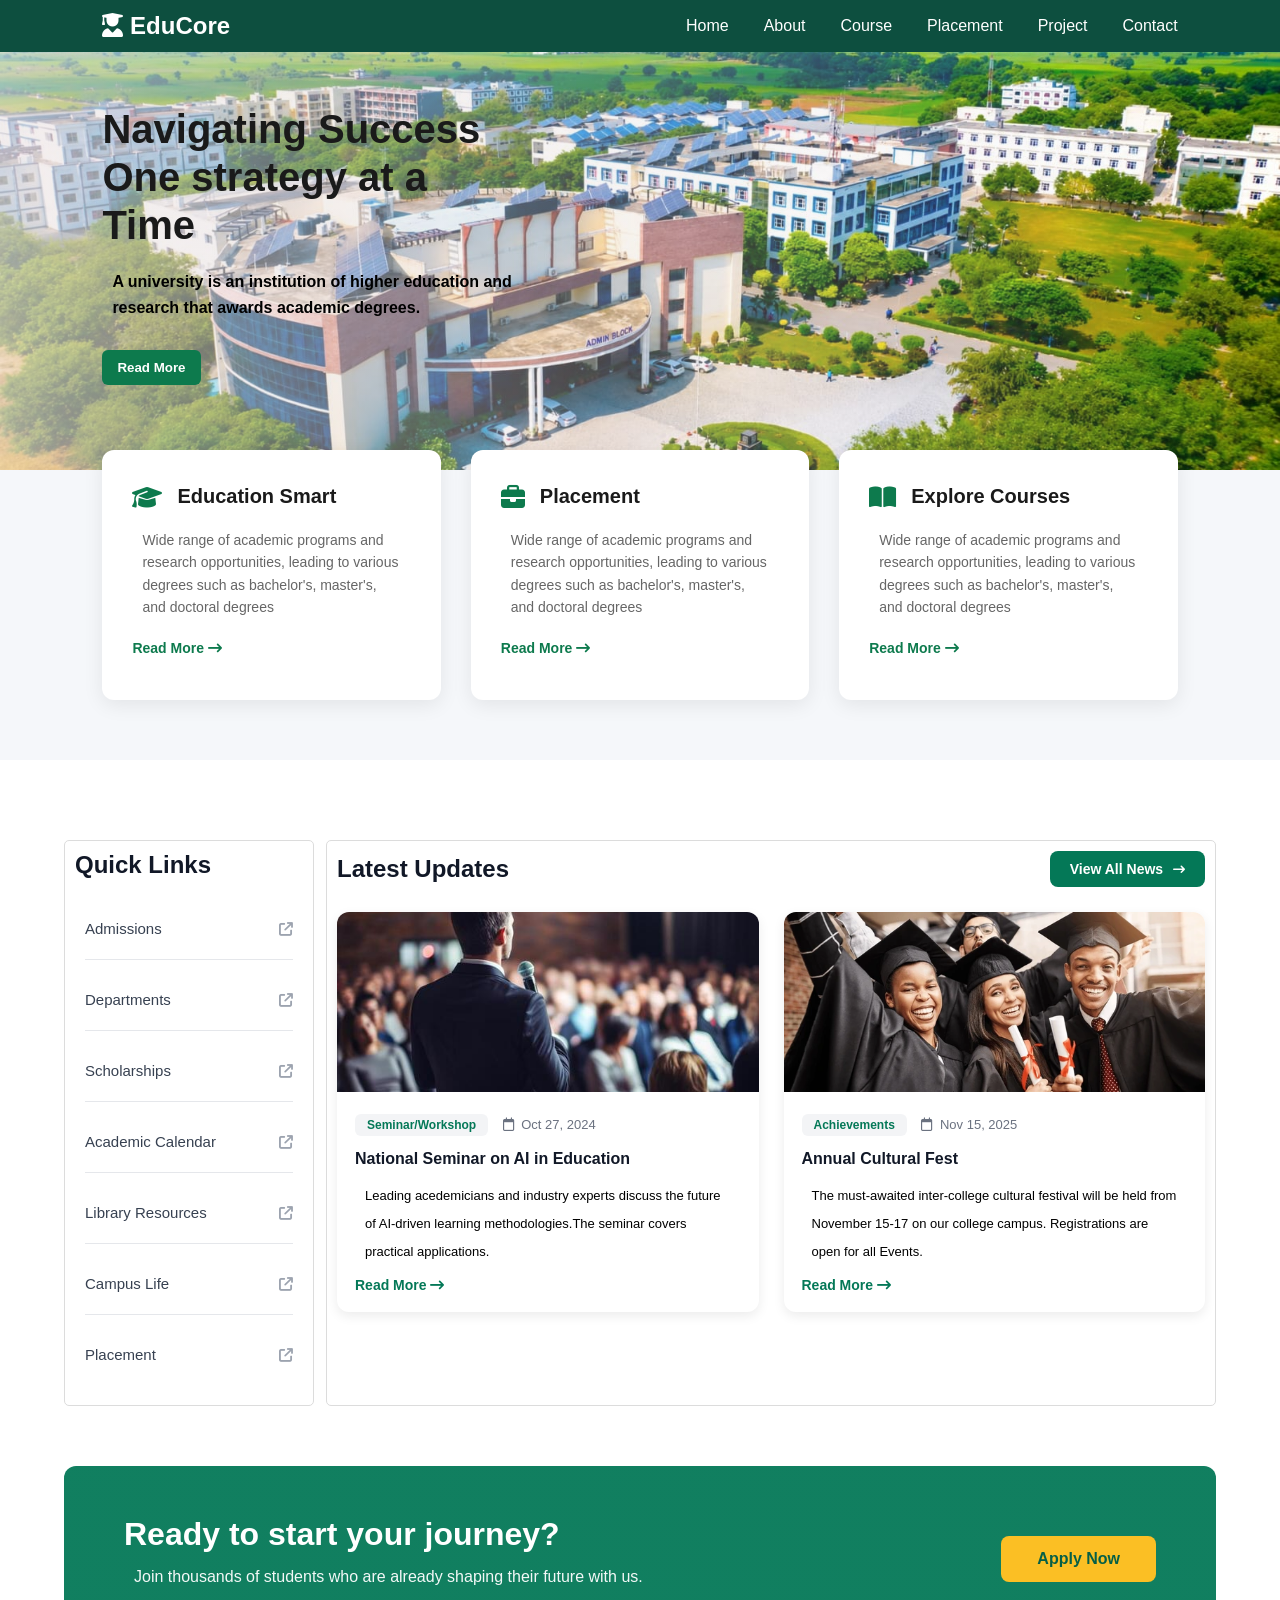
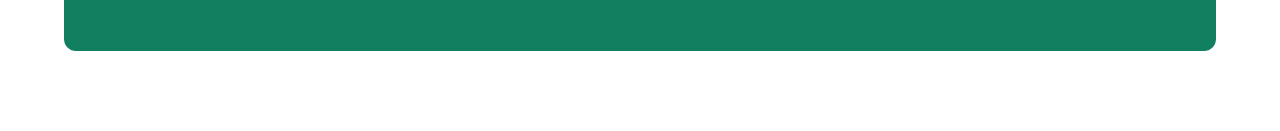
<file: index.html>
<!DOCTYPE html>
<html lang="en">

<head>
    <meta charset="UTF-8">
    <meta name="viewport" content="width=device-width, initial-scale=1.0">
    <link rel="stylesheet" href="https://cdnjs.cloudflare.com/ajax/libs/font-awesome/6.5.1/css/all.min.css">
    <title>Home - Education</title>
    <link rel="stylesheet" href="styles.css">
</head>

<body>
    <!-- Header -->
    <div class="container">
        <div class="header-content">
            <a href="index.html" class="logo"><i class="fa-solid fa-user-graduate"></i> EduCore</a>
            <input type="checkbox" id="menu" class="menu-card">
            <label for="menu" class="menu-icon">
                <i class="fa-solid fa-bars"></i>
            </label>
            <nav class="nav-menu">
                <a href="index.html">Home</a>
                <a href="about.html">About</a>
                <a href="course.html">Course</a>
                <a href="placement.html">Placement</a>
                <a href="project.html">Project</a>
                <a href="contact.html">Contact</a>
            </nav>
        </div>
    </div>
    <!-- Hero Section -->
    <section class="hero">
        <div class="hero-content">
            <h1>Navigating Success<br>One strategy at a<br>Time</h1>
            <p>A university is an institution of higher education and research that awards academic degrees.</p>
            <button class="btn">Read More</button>
        </div>
    </section>

    <!-- Feature Cards -->
    <section class="features-1">
        <div class="features-container-1">
            <div class="card-1">
                <div class="card-icon">
                    <i class="fa-solid fa-graduation-cap"></i>
                    <h3>Education Smart</h3>
                </div>
                <p>Wide range of academic programs and research opportunities, leading to various degrees such as
                    bachelor's, master's, and doctoral degrees</p>
                <a href="#" class="card-link">Read More <i class="fa-solid fa-long-arrow-right"></i></a>
            </div>

            <div class="card-1">
                <div class="card-icon">
                    <i class="fa-solid fa-briefcase"></i>
                    <h3>Placement</h3>
                </div>
                <p>Wide range of academic programs and research opportunities, leading to various degrees such as
                    bachelor's, master's, and doctoral degrees</p>
                <a href="#" class="card-link">Read More <i class="fa-solid fa-long-arrow-right"></i></a>
            </div>

            <div class="card-1">
                <div class="card-icon">
                    <i class="fa-solid fa-book-open"></i>
                    <h3>Explore Courses</h3>
                </div>
                <p>Wide range of academic programs and research opportunities, leading to various degrees such as
                    bachelor's, master's, and doctoral degrees</p>
                <a href="#" class="card-link">Read More <i class="fa-solid fa-long-arrow-right"></i></a>
            </div>
        </div>
    </section>

    <!-- Quick Links & Latest Updates Section -->
    <section class="updates-section">
        <div class="updates-wrapper">
            <!-- Left: Quick Links -->
            <div class="quicklinks-box">
                <h3>Quick Links</h3>
                <ul class="quicklinks-list">
                    <li>
                        <a href="#">
                            <span>Admissions</span>
                            <i class="fa-solid fa-arrow-up-right-from-square"></i>
                        </a>
                    </li>
                    <li>
                        <a href="#">
                            <span>Departments</span>
                            <i class="fa-solid fa-arrow-up-right-from-square"></i>
                        </a>
                    </li>
                    <li>
                        <a href="#">
                            <span>Scholarships</span>
                            <i class="fa-solid fa-arrow-up-right-from-square"></i>
                        </a>
                    </li>
                    <li>
                        <a href="#">
                            <span>Academic Calendar</span>
                            <i class="fa-solid fa-arrow-up-right-from-square"></i>
                        </a>
                    </li>
                    <li>
                        <a href="#">
                            <span>Library Resources</span>
                            <i class="fa-solid fa-arrow-up-right-from-square"></i>
                        </a>
                    </li>
                    <li>
                        <a href="#">
                            <span>Campus Life</span>
                            <i class="fa-solid fa-arrow-up-right-from-square"></i>
                        </a>
                    </li>
                    <li>
                        <a href="#">
                            <span>Placement</span>
                            <i class="fa-solid fa-arrow-up-right-from-square"></i>
                        </a>
                    </li>
                </ul>
            </div>

            <!-- Right: Latest Updates -->
            <div class="updates-box">
                <div class="updates-header">
                    <h3>Latest Updates</h3>
                    <a href="#" class="view-all-btn">
                        View All News <i class="fa-solid fa-long-arrow-right"></i>
                    </a>
                </div>

                <div class="news-cards">
                    <!-- Card 1 -->
                    <div class="news-card">
                        <img src="./assets/Upd img3.jpg" alt="Event">
                        <div class="news-content">
                            <span class="news-tag">Seminar/Workshop</span>
                            <span class="news-date">
                                <i class="fa-regular fa-calendar"></i> Oct 27, 2024
                            </span>
                            <h4>National Seminar on AI in Education</h4>
                            <p>Leading acedemicians and industry experts discuss the future of AI-driven learning
                                methodologies.The seminar covers practical applications.</p>
                            <a href="#" class="read-more">Read More <i class="fa-solid fa-long-arrow-right"></i></a>
                        </div>
                    </div>

                    <!-- Card 2 -->
                    <div class="news-card">
                        <img src="./assets/Upd img2.webp" alt="Achievements">
                        <div class="news-content">
                            <span class="news-tag">Achievements</span>
                            <span class="news-date">
                                <i class="fa-regular fa-calendar"></i> Nov 15, 2025
                            </span>
                            <h4>Annual Cultural Fest</h4>
                            <p>The must-awaited inter-college cultural festival will be held from November 15-17 on our
                                college campus. Registrations are open for all Events.</p>
                            <a href="#" class="read-more">Read More <i class="fa-solid fa-long-arrow-right"></i></a>
                        </div>
                    </div>
                </div>
            </div>
        </div>

        <!-- Bottom CTA Banner -->
        <div class="cta-banner">
            <div class="cta-content">
                <h2>Ready to start your journey?</h2>
                <p>Join thousands of students who are already shaping their future with us.</p>
            </div>
            <button class="btn-apply-now">Apply Now</button>
        </div>
    </section>
</body>

</html>
</file>
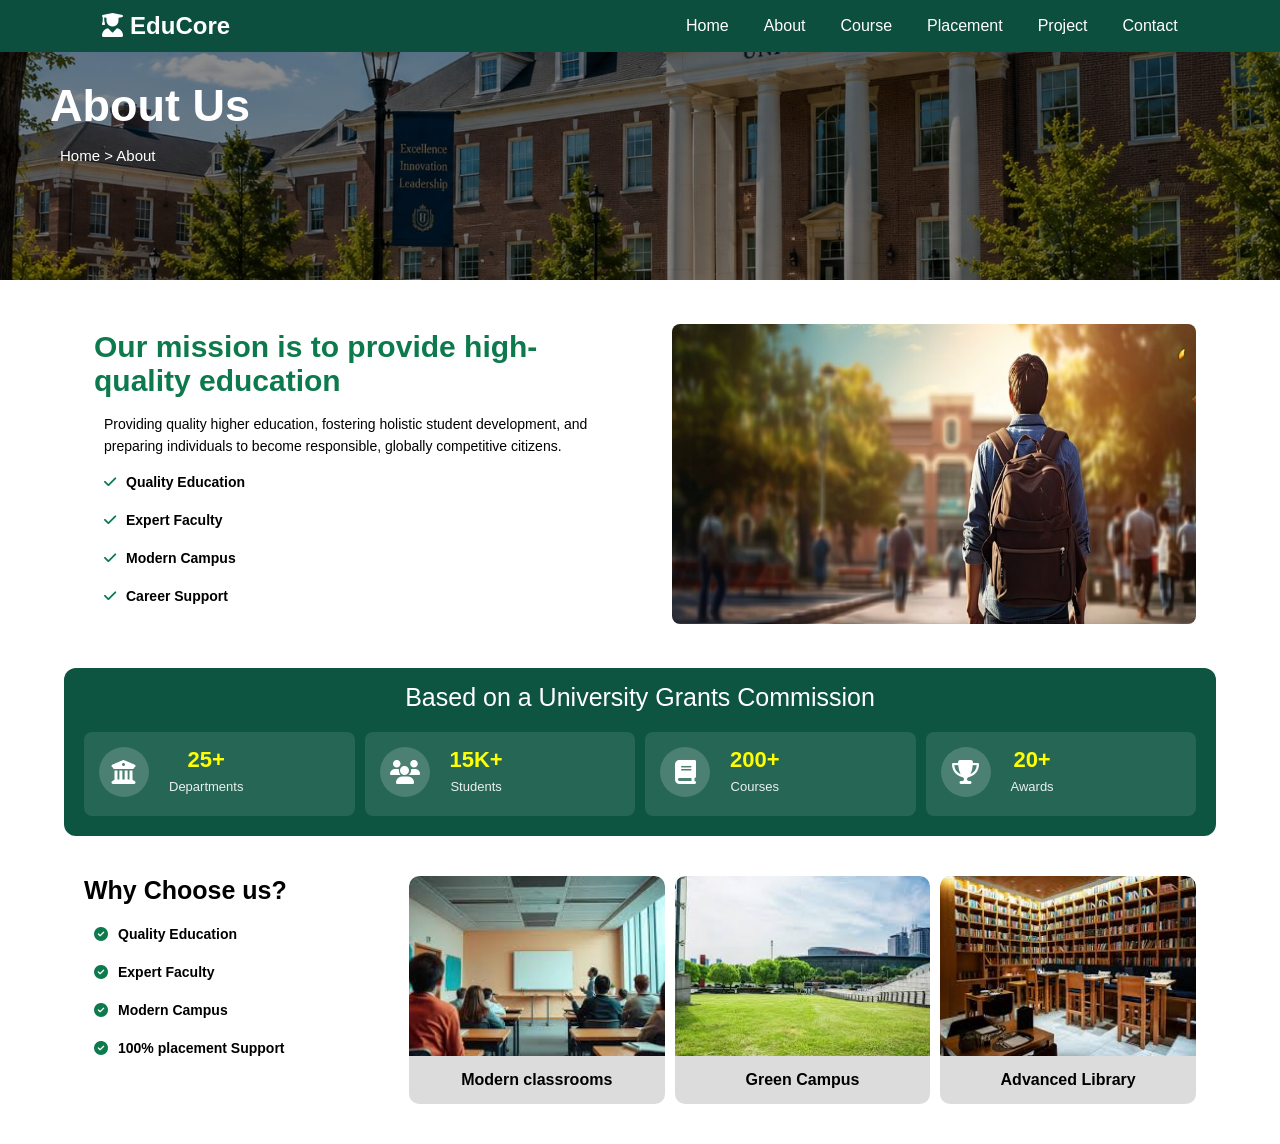
<file: about.html>
<!DOCTYPE html>
<html lang="en">
<head>
    <meta charset="UTF-8">
    <meta name="viewport" content="width=device-width, initial-scale=1.0">
    <link rel="stylesheet" href="https://cdnjs.cloudflare.com/ajax/libs/font-awesome/6.5.1/css/all.min.css">
    <title>About Us - Education</title>
    <link rel="stylesheet" href="styles.css">
</head>
<body>
    <!-- Header -->
    <div class="container">
        <div class="header-content">
        <a href="index.html" class="logo"><i class="fa-solid fa-user-graduate"></i> EduCore</a>
        <input type="checkbox" id="menu" class="menu-card">
        <label for="menu"class="menu-icon">
          <i class="fa-solid fa-bars"></i>
        </label>
        <nav class="nav-menu">
          <a href="index.html">Home</a>
          <a href="about.html">About</a>
          <a href="course.html">Course</a>
          <a href="placement.html">Placement</a>
          <a href="project.html">Project</a>
          <a href="contact.html">Contact</a>
        </nav>
          </div>
          <section class="about-hero">
        <div class="about-overlay">
            <h1>About Us</h1>
            <p>Home > About</p>
        </div>
    </section>
          <div class="about-cont">
          <div class="abt-left">
             <h1>Our mission is to provide high-quality education</h1>
             <p class="abt-txt">Providing quality higher education, fostering holistic student development, and preparing individuals to become responsible, globally competitive citizens.</p>
             <p class="abt-txt1"><i class="fa-solid fa-check"></i>Quality Education</p>
             <p class="abt-txt1"><i class="fa-solid fa-check"></i>Expert Faculty</p>
             <p class="abt-txt1"><i class="fa-solid fa-check"></i>Modern Campus</p>
             <p class="abt-txt1"><i class="fa-solid fa-check"></i>Career Support</p>
          </div>
          <div class="abt-right">
            <img src="./assets/mission1 image.jpg">
          </div>
      </div>

      <div class="abt-card">
        <h1>Based on a University Grants Commission</h1>
        <div class="abt-card1">
          <div class="abt-i">
           <i class="fa-solid fa-building-columns"></i>
           </div>
           <div class="abt-c">
           <h3>25+</h3>
           <p>Departments</p>
           </div>
        </div>
        <div class="abt-card2">
          <div class="abt-i">
          <i class="fa-solid fa-users"></i>
          </div>
          <div class="abt-c">
          <h3>15K+</h3>
          <p>Students</p>
          </div>
        </div>
        <div class="abt-card3">
          <div class="abt-i">
          <i class="fa-solid fa-book"></i>
          </div>
          <div class="abt-c">
          <h3>200+</h3>
          <p>Courses</p>
          </div>
        </div>
        <div class="abt-card4">
          <div class="abt-i">
            <i class="fa-solid fa-trophy"></i>
          </div>
          <div class="abt-c">
            <h3>20+</h3>
            <p>Awards</p>
          </div>
        </div>
      </div>


      <div class="about-content3">
          <div class="abt-left1">
             <h1>Why Choose us? </h1>
             <p class="abt-txt1"><i class="fa-solid fa-circle-check"></i>Quality Education</p>
             <p class="abt-txt1"><i class="fa-solid fa-circle-check"></i>Expert Faculty</p>
             <p class="abt-txt1"><i class="fa-solid fa-circle-check"></i>Modern Campus</p>
             <p class="abt-txt1"><i class="fa-solid fa-circle-check"></i>100% placement Support</p>
          </div>
          <div class="abt-right1">
            <div class="img1">
              <img src="./assets/class img.jfif">
              <p>Modern classrooms</p></div>
            <div class="img2">
              <img src="./assets/campus img.jfif">
            <p>Green Campus</p></div>
            <div class="img3">
              <img src="./assets/lib img.jfif">
            <p>Advanced Library</p></div>
          </div>
      </div>
    </div>
    </div>
</body>
</html>
</file>
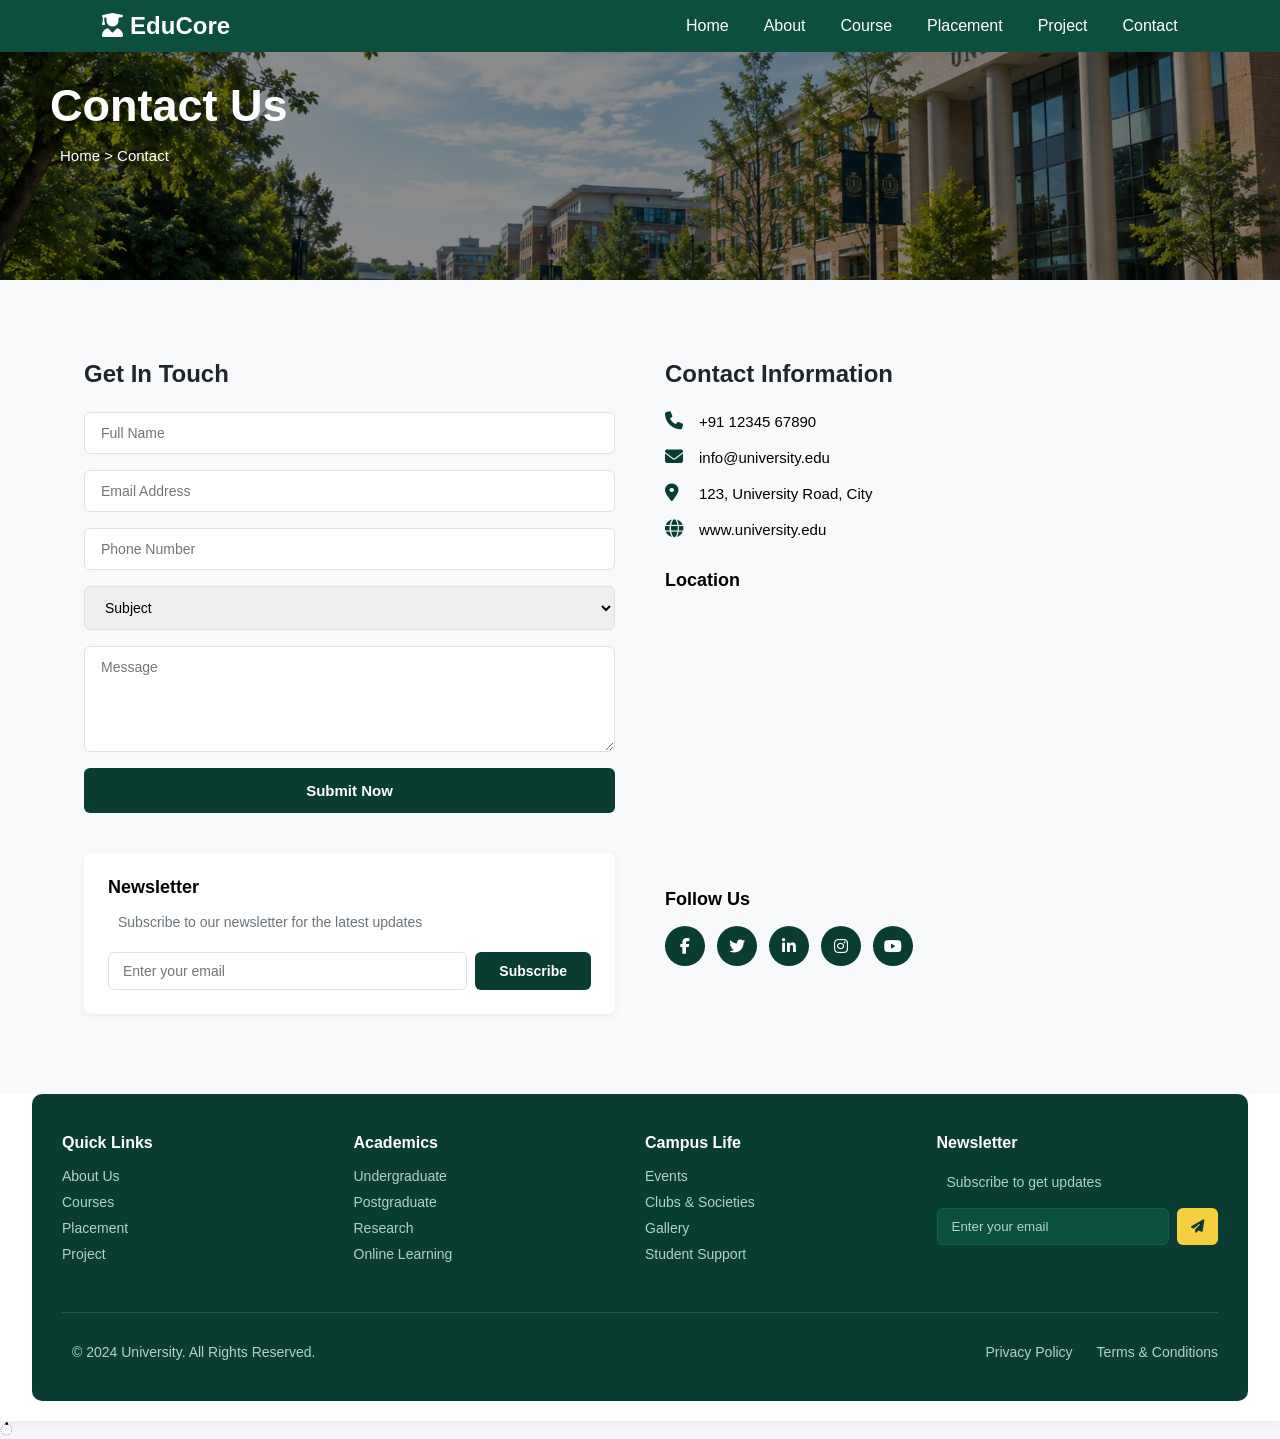
<file: contact.html>
<!DOCTYPE html>
<html lang="en">
<head>
    <meta charset="UTF-8">
    <meta name="viewport" content="width=device-width, initial-scale=1.0">
    <link rel="stylesheet" href="https://cdnjs.cloudflare.com/ajax/libs/font-awesome/6.5.1/css/all.min.css">
    <title>Contact Us - Education</title>
    <link rel="stylesheet" href="styles.css">
</head>
<body>
    <!-- Header -->
    <div class="container">
        <div class="header-content">
        <a href="index.html" class="logo"><i class="fa-solid fa-user-graduate"></i> EduCore</a>
        <input type="checkbox" id="menu" class="menu-card">
        <label for="menu"class="menu-icon">
          <i class="fa-solid fa-bars"></i>
        </label>
        <nav class="nav-menu">
          <a href="index.html">Home</a>
          <a href="about.html">About</a>
          <a href="course.html">Course</a>
          <a href="placement.html">Placement</a>
          <a href="project.html">Project</a>
          <a href="contact.html">Contact</a>
        </nav>
      </div>


  <section class="contact-hero">
        <div class="contact-overlay">
            <h1>Contact Us</h1>
            <p>Home > Contact</p>
        </div>
    </section>

  <section class="contact-section">
    <div class="cont-container1">
      <div class="contact-grid">
        <div class="contact-left">
          <h2>Get In Touch</h2>
          <form class="contact-form">
            <input type="text" placeholder="Full Name" required>
            <input type="email" placeholder="Email Address" required>
            <input type="tel" placeholder="Phone Number" required>
            <select required>
              <option value="">Subject</option>
              <option>Admission</option>
              <option>Courses</option>
              <option>Placement</option>
              <option>Other</option>
            </select>
            <textarea placeholder="Message" rows="5" required></textarea>
            <button type="submit" class="submit-btn">Submit Now</button>
          </form>

          <div class="newsletter-box">
            <h3>Newsletter</h3>
            <p>Subscribe to our newsletter for the latest updates</p>
            <div class="newsletter-form">
              <input type="email" placeholder="Enter your email">
              <button>Subscribe</button>
            </div>
          </div>
        </div>

        <div class="contact-right">
          <h2>Contact Information</h2>
          <div class="info-item">
            <i class="fa-solid fa-phone"></i>
            <span>+91 12345 67890</span>
          </div>
          <div class="info-item">
            <i class="fa-solid fa-envelope"></i>
            <span>info@university.edu</span>
          </div>
          <div class="info-item">
            <i class="fa-solid fa-location-dot"></i>
            <span>123, University Road, City</span>
          </div>
          <div class="info-item">
            <i class="fa-solid fa-globe"></i>
            <span>www.university.edu</span>
          </div>

          <div class="location">
            <h3>Location</h3>
            <iframe src="https://www.google.com/maps/embed?pb=!1m18!1m12!1m3!1d62226.69073855335!2d80.1835676901318!3d12.89690557710979!2m3!1f0!2f0!3f0!3m2!1i1024!2i768!4f13.1!3m3!1m2!1s0x3a525b79de7f381b%3A0xffbb2dd48afe3f1b!2sSholinganallur%2C%20Chennai%2C%20Tamil%20Nadu!5e0!3m2!1sen!2sin!4v1780694051361!5m2!1sen!2sin" width="500" height="250" style="border:0;" allowfullscreen="" loading="lazy" referrerpolicy="no-referrer-when-downgrade"></iframe>
          </div>

          <div class="follow-us">
            <h3>Follow Us</h3>
            <div class="social-icons">
              <a href="#"><i class="fa-brands fa-facebook-f"></i></a>
              <a href="#"><i class="fa-brands fa-twitter"></i></a>
              <a href="#"><i class="fa-brands fa-linkedin-in"></i></a>
              <a href="#"><i class="fa-brands fa-instagram"></i></a>
              <a href="#"><i class="fa-brands fa-youtube"></i></a>
            </div>
          </div>
        </div>
      </div>
    </div>
  </section>

  <footer class="footer1">
    <div class="foot-container">
      <div class="footer-grid">
        <div class="footer-col">
          <h4>Quick Links</h4>
          <a href="#">About Us</a>
          <a href="#">Courses</a>
          <a href="#">Placement</a>
          <a href="#">Project</a>
        </div>

        <div class="footer-col">
          <h4>Academics</h4>
          <a href="#">Undergraduate</a>
          <a href="#">Postgraduate</a>
          <a href="#">Research</a>
          <a href="#">Online Learning</a>
        </div>

        <div class="footer-col">
          <h4>Campus Life</h4>
          <a href="#">Events</a>
          <a href="#">Clubs & Societies</a>
          <a href="#">Gallery</a>
          <a href="#">Student Support</a>
        </div>

        <div class="footer-col">
          <h4>Newsletter</h4>
          <p>Subscribe to get updates</p>
          <div class="footer-newsletter">
            <input type="email" placeholder="Enter your email">
            <button><i class="fa-solid fa-paper-plane"></i></button>
          </div>
        </div>
      </div>

      <div class="footer-bottom">
        <p>© 2024 University. All Rights Reserved.</p>
        <div class="footer-links">
          <a href="#">Privacy Policy</a>
          <a href="#">Terms & Conditions</a>
        </div>
      </div>
    </div>
  </footer>


    </div>
</body>
</html>்
</file>
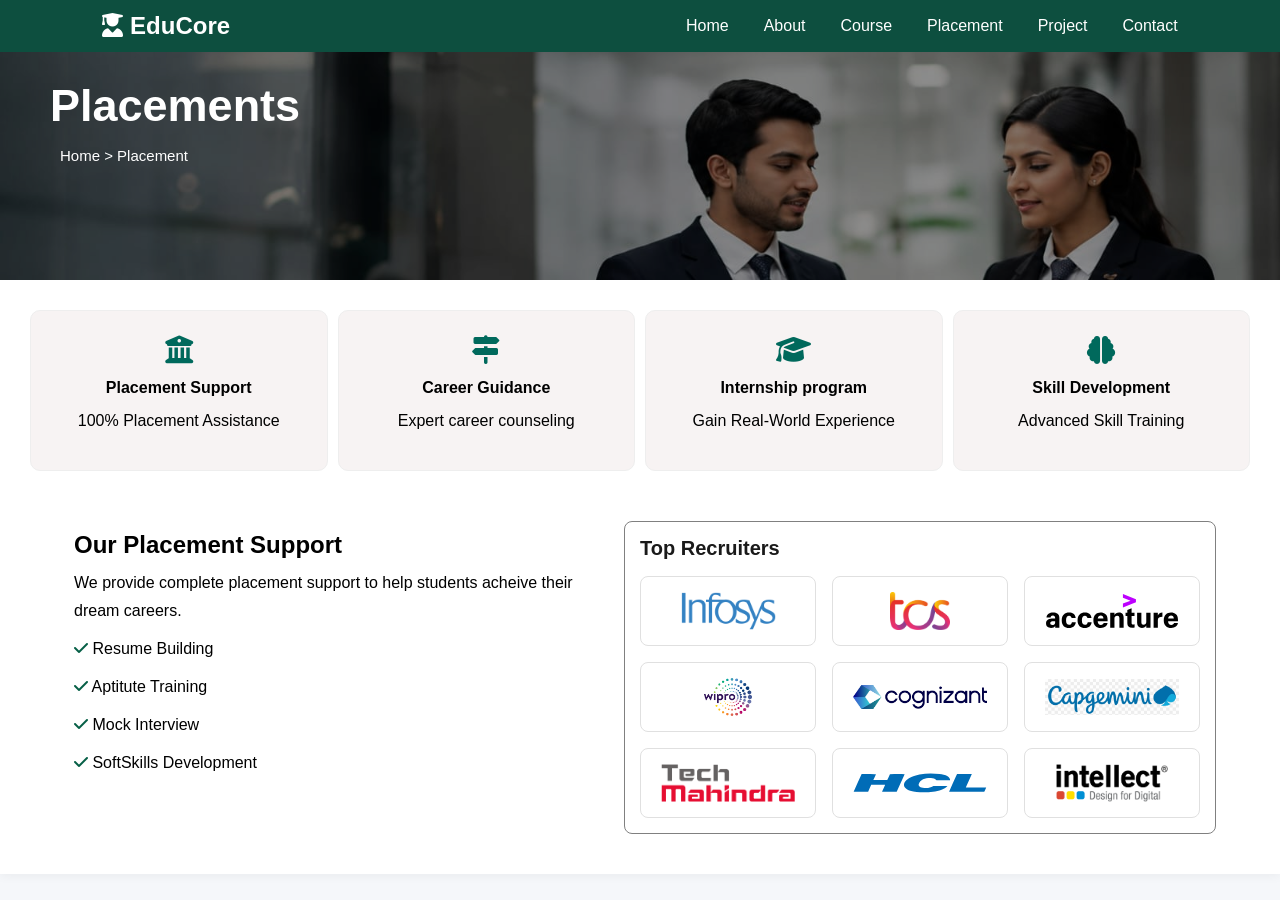
<file: placement.html>
<!DOCTYPE html>
<html lang="en">

<head>
  <meta charset="UTF-8">
  <meta name="viewport" content="width=device-width, initial-scale=1.0">
  <link rel="stylesheet" href="https://cdnjs.cloudflare.com/ajax/libs/font-awesome/6.5.1/css/all.min.css">
  <title>Placement - Education</title>
  <link rel="stylesheet" href="styles.css">
</head>

<body>
  <!-- Header -->
  <div class="container">
    <div class="header-content">
      <a href="index.html" class="logo"><i class="fa-solid fa-user-graduate"></i> EduCore</a>
      <input type="checkbox" id="menu" class="menu-card">
      <label for="menu" class="menu-icon">
        <i class="fa-solid fa-bars"></i>
      </label>
      <nav class="nav-menu">
        <a href="index.html">Home</a>
        <a href="about.html">About</a>
        <a href="course.html">Course</a>
        <a href="placement.html">Placement</a>
        <a href="project.html">Project</a>
        <a href="contact.html">Contact</a>
      </nav>
    </div>

    <section class="place-hero">
      <div class="place-overlay">
        <h1>Placements</h1>
        <p>Home > Placement</p>
      </div>
    </section>


    <section class="features1">
      <div class="feature-box1">
        <i class="fa-solid fa-building-columns"></i>
        <h4>Placement Support</h4>
        <p>100% Placement Assistance</p>
      </div>
      <div class="feature-box1">
        <i class="fa-solid fa-map-signs"></i>
        <h4>Career Guidance</h4>
        <p>Expert career counseling</p>
      </div>
      <div class="feature-box1">
        <i class="fa-solid fa-graduation-cap"></i>
        <h4>Internship program</h4>
        <p>Gain Real-World Experience</p>
      </div>
      <div class="feature-box1">
        <i class="fa-solid fa-brain"></i>
        <h4>Skill Development</h4>
        <p>Advanced Skill Training</p>
      </div>
    </section>
    <section class="placement-card">
      <div class="placement1">
        <h1>Our Placement Support</h1>
        <p>We provide complete placement support to
          help students acheive their dream careers.</p>
        <ul>
          <li><i class="fa-solid fa-check"></i> Resume Building</li>
          <li><i class="fa-solid fa-check"></i> Aptitute Training</li>
          <li><i class="fa-solid fa-check"></i> Mock Interview</li>
          <li><i class="fa-solid fa-check"></i> SoftSkills Development</li>
        </ul>
      </div>
      <div class="placement2">
        <h1>Top Recruiters</h1>
        <div class="cards-wrapper">
          <div class="placement2-cards">
            <img src="./assets/cmp img1.png" />
          </div>
          <div class="placement2-cards">
            <img src="./assets/cmp img2.png" />
          </div>
          <div class="placement2-cards">
            <img src="./assets/cmp img3.svg" />
          </div>
          <div class="placement2-cards">
            <img src="./assets/cmp img4.png" />
          </div>
          <div class="placement2-cards">
            <img src="./assets/cmp img5.png" />
          </div>
          <div class="placement2-cards">
            <img src="./assets/cmp img10.png" />
          </div>
          <div class="placement2-cards">
            <img src="./assets/cmp img7.png" />
          </div>
          <div class="placement2-cards">
            <img src="./assets/cmp img11.svg" />
          </div>
          <div class="placement2-cards">
            <img src="./assets/cmp img9.png" />
          </div>
        </div>
      </div>
    </section>
  </div>
</body>

</html>
</file>
<file: styles.css>
* {
  margin: 0;
  padding: 0;
  box-sizing: border-box;
  font-family: 'Segoe UI', Tahoma, Geneva, Verdana, sans-serif;
}

body {
  background: #f5f7fa;
}

/* Overall Container */
.container {
  background: #fff;
  box-shadow: 0 2px 10px rgba(0, 0, 0, 0.05);
  position: sticky;
  top: 0;
  z-index: 15;
  padding-bottom:20px;
}

/* Common Styles for all pages */
.header-content {
  display: flex;
  justify-content: space-between;
  align-items: center;
  position:fixed;
  z-index:999;
  background-color:#0d4f3f;
  width:100%;
  padding: 12px 8%;
  margin: 0 auto;
}

.logo {
  font-size: 24px;
  font-weight: 700;
  color: white;
  text-decoration: none;
}

.menu-card {
  display: none;
}

.nav-menu {
  display: flex;
  gap: 35px;
}

.nav-menu a {
  text-decoration: none;
  color: white;
  font-weight: 500;
  transition: 0.3s;
}

.nav-menu a:hover {
  color: rgb(255, 255, 110);
}

.menu-icon {
  display: none;
  font-size: 24px;
  color: white;
  cursor: pointer;
}

.header-btn,
.btn {
  background: #0d7a4d;
  color: white;
  padding: 10px 15px;
  border: none;
  border-radius: 6px;
  font-weight: 600;
  cursor: pointer;
  transition: 0.3s;
}

.header-btn:hover,
.btn:hover {
  background: #0a5d3b;
  transform: translateY(-2px);
}

/* ======================  HomePage-Styles  =======================*/
.hero {
  position: relative;
  height: 450px;
  background-image: url("./assets/College bgimg.jpeg");
  background-size: cover;
  background-position: center;
  display: flex;
  align-items: center;
  padding: 0 8%;
}

.hero::before {
  content: '';
  position: absolute;
  top: 0;
  left: 0;
  right: 0;
  bottom: 0;
  background: linear-gradient(90deg, rgba(238, 230, 230, 0.653) 0%, #e6dede79 20%, rgba(255, 255, 255, 0) 100%);
}

.hero-content {
  position: relative;
  max-width: 550px;
  z-index: 2;
}

.hero h1 {
  font-size: 40px;
  line-height: 1.2;
  color: #1a1a1a;
  margin-bottom: 20px;
  font-weight: 800;
}

.hero p {
  width: 80%;
  font-size: 16px;
  color: black;
  font-weight: bold;
  margin-bottom: 30px;
  line-height: 1.6;
}

.features-1 {
  padding: 60px 8%;
  margin-top: -80px;
  position: relative;
  z-index: 3;
}

.features-container-1 {
  display: grid;
  grid-template-columns: repeat(3, 1fr);
  gap: 30px;
  max-width: 1400px;
  margin: 0 auto;
}

.card-1 {
  background: white;
  padding: 35px 30px;
  min-height: 250px;
  border-radius: 12px;
  box-shadow: 0 5px 20px rgba(0, 0, 0, 0.08);
  transition: 0.3s;
}

.card-1:hover {
  transform: translateY(-8px);
  box-shadow: 0 10px 30px rgba(0, 0, 0, 0.12);
}

.card-icon {
  margin-bottom: 20px;
  display: flex;
  gap: 15px;
}

.card-icon i {
  font-size: 24px;
  color: #0d7a4d;
}

.card-1 h3 {
  font-size: 20px;
  color: #1a1a1a;
  font-weight: 700;
}

.card-1 p {
  font-size: 14px;
  color: #666;
  line-height: 1.6;
  margin-bottom: 20px;
}

.card-link {
  color: #0d7a4d;
  text-decoration: none;
  font-weight: 600;
  font-size: 14px;
}

.updates-section {
  padding: 80px 5%;
  background: white;
}

.updates-wrapper {
  max-width: 1300px;
  margin: 0 auto 60px;
  display: flex;
  gap: 12px;
}

.quicklinks-box {
  width: 250px;
  padding: 10px;
  border: 1px solid gainsboro;
  border-radius: 5px;
}

.quicklinks-box h3 {
  font-size: 24px;
  font-weight: 700;
  color: #111827;
  margin-bottom: 20px;
}

.quicklinks-list {
  list-style: none;
  padding: 0;
  margin: 0;
}

.quicklinks-list li {
  border-bottom: 1px solid #e5e7eb;
}

.quicklinks-list li:last-child {
  border-bottom: none;
}

.quicklinks-list a {
  display: flex;
  justify-content: space-between;
  align-items: center;
  padding: 16px 0;
  text-decoration: none;
  color: #374151;
  font-size: 15px;
  font-weight: 500;
  transition: 0.3s;
}

.quicklinks-list a:hover {
  color: #047857;
  padding-left: 8px;
}

.quicklinks-list a i {
  font-size: 14px;
  color: #9ca3af;
  transition: 0.3s;
}

.quicklinks-list a:hover i {
  color: #047857;
}

.updates-box {
  flex: 1;
  border: 1px solid gainsboro;
  border-radius: 5px;
  padding: 10px;
}

.updates-header {
  display: flex;
  justify-content: space-between;
  align-items: center;
  margin-bottom: 25px;
}

.updates-header h3 {
  font-size: 24px;
  font-weight: 700;
  color: #111827;
}

.view-all-btn {
  background: #047857;
  color: white;
  padding: 10px 20px;
  border-radius: 8px;
  text-decoration: none;
  font-size: 14px;
  font-weight: 600;
  transition: 0.3s;
}

.view-all-btn:hover {
  background: #065f46;
}

.view-all-btn i {
  margin-left: 6px;
  font-size: 12px;
}

.news-cards {
  display: flex;
  gap: 25px;
}

.news-card {
  flex: 1;
  border-radius: 12px;
  overflow: hidden;
  box-shadow: 0 4px 12px rgba(0, 0, 0, 0.08);
  transition: 0.3s;
}

.news-card:hover {
  transform: translateY(-5px);
  box-shadow: 0 8px 20px rgba(0, 0, 0, 0.12);
}

.news-card img {
  width: 100%;
  height: 180px;
  object-fit: cover;
}

.news-content {
  padding: 18px;
}

.news-tag {
  display: inline-block;
  background: #f3f4f6;
  color: #047857;
  padding: 4px 12px;
  border-radius: 6px;
  font-size: 12px;
  font-weight: 600;
  margin-right: 10px;
}

.news-date {
  font-size: 13px;
  color: #6b7280;
}

.news-date i {
  margin-right: 4px;
}

.news-content h4 {
  font-size: 16px;
  font-weight: 600;
  color: #111827;
  line-height: 1.4;
  margin: 12px 0;
}

.news-content p {
  font-size: 13px;
  margin-bottom: 10px;
}

.read-more {
  color: #047857;
  text-decoration: none;
  font-size: 14px;
  font-weight: 600;
  transition: 0.3s;
}

.read-more:hover {
  color: #065f46;
}

.cta-banner {
  max-width: 1300px;
  margin: 0 auto;
  background: linear-gradient(rgba(4, 120, 87, 0.95), rgba(4, 120, 87, 0.95));
  padding: 50px 60px;
  border-radius: 12px;
  display: flex;
  justify-content: space-between;
  align-items: center;
}

.cta-content h2 {
  font-size: 32px;
  font-weight: 700;
  color: white;
  margin-bottom: 8px;
}

.cta-content p {
  font-size: 16px;
  color: rgba(255, 255, 255, 0.95);
}

.btn-apply-now {
  background: #fbbf24;
  color: #065f46;
  padding: 14px 36px;
  border: none;
  border-radius: 8px;
  font-size: 16px;
  font-weight: 700;
  cursor: pointer;
  white-space: nowrap;
  transition: 0.3s;
}

.btn-apply-now:hover {
  background: #f59e0b;
  transform: scale(1.05);
}

/* ======================  HomePage-Responsive  =======================*/
@media screen and (max-width: 992px) {
  .updates-wrapper {
    flex-direction: column;
  }

  .quicklinks-box {
    width: 100%;
  }

  .news-cards {
    flex-direction: column;
  }

  .cta-banner {
    flex-direction: column;
    text-align: center;
    gap: 25px;
    padding: 40px 30px;
  }

  .cta-content h2 {
    font-size: 28px;
  }
}

@media screen and (max-width: 576px) {
  .updates-section {
    padding: 60px 20px;
  }

  .updates-header {
    flex-direction: column;
    align-items: flex-start;
    gap: 15px;
  }

  .cta-content h2 {
    font-size: 24px;
  }

  .cta-content p {
    font-size: 14px;
  }
}

@media (max-width: 968px) {
  .nav-menu {
    display: block;
  }

  .nav-menu a {
    color:black;
    margin: 0 10px;
  }

  .menu-icon {
    display: none;
  }

  .header-btn {
    display: none;
  }

  .hero {
    height: 500px;
  }

  .hero h1 {
    font-size: 42px;
  }

  .features-container-1 {
    grid-template-columns: repeat(3, 1fr);
  }

  .features-1 {
    margin-top: 0;
  }
}

@media (max-width: 768px) {
  .nav-menu {
    position: fixed;
    top: 15.6%;
    right: -100%;
    width: 70%;
    background-color: #fff;
    padding: 20px;
    box-shadow: -5px 0 15px rgb(0, 0, 0, 0.1);
    display: flex;
    flex-direction: column;
    align-items: flex-start;
    border-radius: 10px;
    gap: 20px;
    transition: right 0.4s ease;
    z-index: 999;
  }

  .nav-menu a {
    margin: auto;
  }

  .menu-icon {
    display: block;
  }

  .menu-card:checked~.nav-menu {
    right: 0;
  }

  .header-content {
    padding: 15px 5%;
  }

  .logo {
    font-size: 20px;
  }

  .hero {
    height: 450px;
    padding: 0 5%;
  }

  .hero::before {
    background: linear-gradient(90deg, rgba(251, 246, 246, 0.3) 0%, rgba(239, 234, 234, 0.432) 10%, rgba(255, 255, 255, 0.5) 30%);
  }

  .hero h1 {
    font-size: 32px;
  }

  .hero p {
    font-size: 14px;
  }

  .btn {
    padding: 10px 24px;
    font-size: 14px;
  }

  .features-1 {
    padding: 40px 5%;
  }

  .features-container-1 {
    grid-template-columns: 1fr;
    gap: 20px;
  }

  .card-1 {
    padding: 25px 20px;
  }

  .card-icon {
    width: 200px;
  }

  .card-1 h3 {
    font-size: 18px;
  }
}

@media (max-width: 480px) {
  .hero {
    height: 400px;
  }

  .hero h1 {
    font-size: 28px;
    margin-bottom: 15px;
  }

  .hero p {
    margin-bottom: 20px;
  }

  .card-icon {
    width: 45px;
    height: 45px;
  }

  .card-icon i {
    font-size: 20px;
  }
}

/* ************************************************************************************ */
/* *********************************************************************************** */

/* ======================  AboutPage-Styles  =======================*/
.about-hero {
  height: 280px;
  background: url('./assets/abt(bg)-img.jpeg') center/cover;
  position: relative;
}

.about-overlay {
  background: rgba(0, 0, 0, .45);
  width: 100%;
  height: 100%;
  padding: 80px 50px;
  color: white;
}

.about-overlay h1 {
  font-size: 45px;
  margin-bottom: 10px;
}

.about-overlay p {
  font-size: 15px;
}

.about-cont {
  min-height: 200px;
  width: 90%;
  margin: 20px auto;
  display: flex;
  align-items: center;
  gap: 4%;
  padding: 20px;
}

.abt-left {
  flex: 1;
  padding: 10px;
  color: black;
}

.abt-left h1 {
  width: 85%;
  font-size: 30px;
  margin-bottom: 15px;
  color: #0d7a4d;
}

.abt-txt1 {
  font-size: 14px;
  font-weight: 600;
  margin-bottom: 8px;
}

.abt-txt {
  font-size: 14px;
  line-height: 1.6;
  margin-bottom: 10px;
}

.abt-txt1 i {
  color: #0d7a4d;
  margin-right: 10px;
}

.abt-right {
  flex: 1;
}

.abt-right img {
  width: 100%;
  display: block;
  height: 300px;
  border-radius: 8px;
}

.abt-card {
  background-color: #0d5540;
  padding: 15px 20px;
  padding-bottom: 20px;
  border-radius: 12px;
  margin: 20px auto;
  width: 90%;
}

.abt-card h1 {
  color: #fff;
  font-size: 25px;
  text-align: center;
  margin-bottom: 10px;
  font-weight: 500;
  grid-column: 1 / -1;
}

.abt-card {
  display: grid;
  grid-template-columns: repeat(4, 1fr);
  gap: 10px;
}

.abt-card1,
.abt-card2,
.abt-card3,
.abt-card4 {
  background: rgba(255, 255, 255, 0.1);
  padding: 15px;
  border-radius: 8px;
  text-align: center;
  color: #fff;
  display: flex;
}

.abt-i {
  display: flex;
  justify-content: center;
  align-items: center;
  height: 50px;
  width: 50px;
  background-color: rgba(255, 255, 255, 0.171);
  border-radius: 50%;
  margin-right: 20px;
}

.abt-card1,
.abt-card2,
.abt-card3,
.abt-card4 {
  transition:transform 0.5s ease;
}

.abt-card1:hover,
.abt-card2:hover,
.abt-card3:hover,
.abt-card4:hover{
background-color: #1a5c4e;
transform:scale(0.9);

}

.abt-card1 i,
.abt-card2 i,
.abt-card3 i,
.abt-card4 i {
  font-size: 24px;
  display: block;
}

.abt-card1 h3,
.abt-card2 h3,
.abt-card3 h3,
.abt-card4 h3 {
  color: yellow;
  font-size: 22px;
  margin: 0px;
}

.abt-card1 p,
.abt-card2 p,
.abt-card3 p,
.abt-card4 p {
  font-size: 13px;
  margin: 0;
  opacity: 0.9;
}

.about-content3 {
  width: 90%;
  min-height: 250px;
  margin: auto;
  display: flex;
  padding: 20px;
  gap: 10px;
  align-items: flex-start;
}

.about-content3 h1 {
  margin-bottom: 15px;
  font-size: 25px;
}

.abt-left1 {
  flex: 1;
}

.abt-right1 {
  flex: 2.5;
  display: grid;
  grid-template-columns: repeat(3, 1fr);
  gap: 10px;
}

.img1,
.img2,
.img3 {
  width: 100%;
  height: auto;
  margin: 0px;
  background-color: gainsboro;
  border-radius: 10px;
  overflow: hidden;
}

.img1 p,
.img2 p,
.img3 p {
  margin-left: 10px;
  margin-bottom: 10px;
  font-weight: 600;
  text-align: center;
}

.img1 img,
.img2 img,
.img3 img {
  border-top-right-radius: 10px;
  border-top-left-radius: 10px;
  height: 180px;
  width: 100%;
  object-fit: cover;
  display: block;
  transition:transform 0.5s ease;
}
.img1 img:hover,
.img2 img:hover,
.img3 img:hover {
   transform:scale(1.03);
}
/* ======================  AboutPage-Responsive  =======================*/
@media screen and (max-width: 992px) {
  .about-cont {
    gap: 25px;
    padding: 15px;
  }

  .abt-left h1 {
    width: 100%;
    font-size: 26px;
  }

  .abt-right img {
    height: 250px;
  }

  .about-content3 {
    gap: 20px;
  }

  .abt-left1 {
    width: 35%;
  }

  .abt-right1 {
    width: 65%;
    grid-template-columns: repeat(3, 1fr);
  }

  .img1,
  .img2,
  .img3 {
    width: 100%;
    margin: 0;
  }

  .abt-card {
    grid-template-columns: repeat(2, 1fr);
  }

  .abt-card h1 {
    font-size: 18px;
  }
}

@media screen and (max-width: 768px) {
  .about-hero {
    height: 220px;
  }

  .about-overlay {
    padding: 50px 25px;
  }

  .about-overlay h1 {
    margin-top:40px;
    font-size: 32px;
  }

  .about-cont {
    flex-direction: column;
    gap: 20px;
    width: 95%;
  }

  .abt-left,
  .abt-right {
    flex: none;
    width: 100%;
  }

  .abt-left h1 {
    width: 100%;
    font-size: 24px;
    text-align: center;
  }

  .abt-txt,
  .abt-txt1 {
    font-size: 13px;
  }

  .abt-right img {
    height: auto;
  }

  .about-content3 {
    flex-direction: column;
    width: 95%;
    padding: 15px;
  }

  .abt-left1,
  .abt-right1 {
    width: 100%;
  }

  .abt-left1 {
    margin-bottom: 20px;
  }

  .abt-left1 h1 {
    font-size: 22px;
    text-align: center;
  }

  .abt-right1 {
    grid-template-columns: 1fr;
    gap: 15px;
  }

  .img1,
  .img2,
  .img3 {
    width: 100%;
    height: auto;
  }

  .img1 img,
  .img2 img,
  .img3 img {
    height: 200px;
    object-fit: cover;
  }
}

@media screen and (max-width: 480px) {
  .about-content3 h1 {
    font-size: 20px;
  }

  .abt-txt1 {
    font-size: 13px;
  }

  .img1 img,
  .img2 img,
  .img3 img {
    height: 180px;
  }

  .abt-card {
    grid-template-columns: 1fr;
    padding: 20px 15px;
  }

  .abt-card h1 {
    font-size: 16px;
  }

  .abt-card1 h3,
  .abt-card2 h3,
  .abt-card3 h3,
  .abt-card4 h3 {
    font-size: 20px;
  }

  .about-cont {
    padding: 10px;
    margin: 10px auto;
  }

  .abt-left {
    padding: 5px;
  }

  .abt-left h1 {
    width: 100%;
    font-size: 22px;
  }
}

/* ******************************************************************************* */
/* ****************************************************************************** */

/* ======================  CoursePage-Styles  =======================*/
.course-hero {
  height: 280px;
  background: url('./assets/course img2.jpeg') top/cover;
  position: relative;
}

.course-overlay {
  background: rgba(0, 0, 0, .45);
  width: 100%;
  height: 100%;
  padding: 80px 50px;
  color: white;
}

.course-overlay h1 {
  font-size: 45px;
  margin-bottom: 10px;
}

.course-overlay p {
  font-size: 15px;
}

.features {
  display: grid;
  grid-template-columns: repeat(4, 1fr);
  gap: 20px;
  padding: 30px;
}

.feature-box {
  background: rgb(247, 243, 243);
  border: 1px solid #eee;
  text-align: center;
  padding: 25px;
  border-radius: 10px;
}

.feature-box i {
  color: #00695c;
  font-size: 28px;
  margin-bottom: 15px;
}

.categories {
  padding: 0 30px 30px;
}

.categories h2 {
  margin-bottom: 25px;
}

.course-grid {
  display: grid;
  grid-template-columns: repeat(4, 1fr);
  gap: 20px;
}

.course-card {
  border: 1px solid #ececec;
  border-radius: 12px;
  padding: 25px;
  transition: all 0.3s ease;
  background: rgb(248, 245, 245);
}

.course-card:hover{
  transform:translateY(-8px);
  box-shadow:0 8px 25px rgba(10, 61, 50, 0.15);
  border:2px solid #076250;
}

.course-card i {
  color: #00796b;
  font-size: 30px;
  margin-bottom: 20px;
  transition:transform 0.4s;
}

.course-card i:hover{
  transform:rotate(10deg) scale(1.1);
  color:#f4d03f;
}
.course-card h3 {
  margin-bottom: 10px;
}

.course-card p {
  color: #666;
  margin-bottom: 20px;
}

.course-card span {
  color: #00796b;
  font-weight: bold;
}

.course-card span i {
  font-size: 15px;
}

.benefits {
  margin: 0 30px 30px;
  background: #f8f8f8;
  padding: 25px;
  border-radius: 15px;
}

.benefits h2 {
  margin-bottom: 25px;
}

.benefit-content {
  display: flex;
  gap: 40px;
  align-items: center;
}

.benefit-image img {
  width: 450px;
  border-radius: 10px;
}

.benefit-text ul {
  list-style: none;
}

.benefit-text li {
  margin-bottom: 18px;
  font-size: 18px;
}

.benefit-text li i {
  margin-right: 5px;
  color: #065f46;
}

.benefit-text button {
  margin-top: 20px;
  background: #ffc928;
  color: #065f46;
  border: none;
  padding: 12px 28px;
  border-radius: 8px;
  font-weight: bold;
  cursor: pointer;
  transition:transform 0.5s ease;
}

.benefit-text button:hover{
  transform:scale(1.05);
}
/* ======================  CoursePage-Responsive  =======================*/
@media(max-width:992px) {

  .features,
  .course-grid {
    grid-template-columns: repeat(2, 1fr);
  }

  .benefit-content {
    flex-direction: column;
  }

  .benefit-image img {
    width: 100%;
  }
}

@media(max-width:768px) {
  .course-hero {
    height: 220px;
  }

  .course-overlay {
    padding: 50px 25px;
  }

  .course-overlay h1 {
    margin-top:40px;
    font-size: 32px;
  }

  header {
    flex-direction: column;
    gap: 20px;
  }

  nav {
    flex-wrap: wrap;
    justify-content: center;
  }

  .features,
  .course-grid {
    grid-template-columns: 1fr;
  }
}

/* ************************************************************************** */
/* **************************************************************************** */

/* ======================  PlacementPage-Styles  =======================*/
.place-hero {
  height: 280px;
  background: url('./assets/placement img1.jpeg') top/cover;
  position: relative;
}

.place-overlay {
  background: rgba(0, 0, 0, .45);
  width: 100%;
  height: 100%;
  padding: 80px 50px;
  color: white;
}

.place-overlay h1 {
  font-size: 45px;
  margin-bottom: 10px;
}

.place-overlay p {
  font-size: 15px;
}

.features1 {
  display: grid;
  grid-template-columns: repeat(4, 1fr);
  gap: 10px;
  padding: 30px;
}

.feature-box1 {
  background: rgb(247, 243, 243);
  border: 1px solid #eee;
  text-align: center;
  padding: 25px;
  border-radius: 10px;
}

.feature-box1 i {
  color: #00695c;
  font-size: 28px;
  margin-bottom: 15px;
}

.placement-card {
  width: 90%;
  margin: auto;
  margin-top: 20px;
  margin-bottom: 20px;
  min-height: 300px;
  display: flex;
}

.placement1 {
  flex: 1;
}

.placement1 ul {
  list-style: none;
}

.placement1 h1,
li,
p {
  margin: 10px;
  line-height: 28px;
}

.placement1 li>i {
  color: #065f46;
}

.placement2 {
  flex: 1;
  border: 1px solid gray;
  border-radius: 8px;
  padding: 15px;
}

.placement2 h1 {
  font-size: 20px;
  font-weight: 600;
  margin-bottom: 16px;
  color: #1a1a1a;
  font-family: 'Poppins', sans-serif;
}

.cards-wrapper {
  display: grid;
  grid-template-columns: repeat(3, 1fr);
  gap: 16px;
}

.placement2-cards {
  border: 1px solid #e0e0e0;
  border-radius: 8px;
  padding: 20px;
  background: #fff;
  height: 70px;
  display: flex;
  align-items: center;
  justify-content: center;
  transition: all 0.3s ease;
}

.placement2-cards:hover {
  border-color: #7b61ff;
  box-shadow: 0 4px 12px rgba(123, 97, 255, 0.12);
  transform: translateY(-3px);
}

.placement2-cards img {
  max-width: 100%;
  max-height: 38px;
  object-fit: contain;
}

/* =====================  PlacementPage-Responsive  ===================== */
@media (max-width: 992px) {
  .features1 {
    grid-template-columns: repeat(2, 1fr);
    gap: 15px;
    padding: 25px 20px;
  }

  .placement-card {
    flex-direction: column;
    gap: 25px;
    width: 95%;
  }

  .placement1 h1 {
    font-size: 22px;
  }

  .placement2 {
    width: 100%;
    padding: 15px;
  }
}

@media (max-width: 576px) {
  .place-hero {
    height: 220px;
  }

  .place-overlay {
    padding: 50px 25px;
  }

  .place-overlay h1 {
    margin-top:40px;
    font-size: 32px;
  }

  .features1 {
    grid-template-columns: 1fr;
    padding: 20px 15px;
    gap: 12px;
  }

  .feature-box1 {
    padding: 20px;
  }

  .feature-box1 i {
    font-size: 24px;
  }

  .placement-card {
    margin-top: 15px;
    margin-bottom: 15px;
  }

  .placement1 h1,
  .placement2 h1 {
    font-size: 20px;
  }

  .placement1 p {
    font-size: 14px;
    line-height: 24px;
  }

  .placement1 li {
    font-size: 14px;
  }

  .cards-wrapper {
    grid-template-columns: repeat(2, 1fr);
    gap: 10px;
  }

  .placement2-cards {
    padding: 12px;
    height: 60px;
  }

  .placement2-cards img {
    max-height: 28px;
  }
}

@media (max-width: 400px) {
  .cards-wrapper {
    gap: 8px;
  }

  .placement2-cards {
    height: 55px;
    padding: 10px;
  }
}

/* *****************************************************************************/
/* *****************************************************************************/

/* =================== Projectpage-Style ========================== */
.pro-hero {
  height: 280px;
  background: url('https://images.unsplash.com/photo-1523240795612-9a054b0db644?w=1400') center/cover;
  position: relative;
}

.pro-overlay {
  background: rgba(0, 0, 0, .45);
  width: 100%;
  height: 100%;
  padding: 80px 50px;
  color: white;
}

.pro-overlay h1 {
  font-size: 45px;
  margin-bottom: 10px;
}

.pro-overlay p {
  font-size: 15px;
}

.pro-section {
  padding: 40px;
}

.section-title {
  display: flex;
  justify-content: space-between;
  align-items: center;
  margin-bottom: 25px;
}

.section-title button {
  border: none;
  background: #eee;
  padding: 10px 20px;
  border-radius: 8px;
  color: rgb(17, 48, 17);
  font-weight: bold;
}

.pro-section h2 {
  margin-bottom: 25px;
}

.pro-grid {
  display: grid;
  grid-template-columns: repeat(3, 1fr);
  gap: 25px;
}

.pro-card {
  background: white;
  border-radius: 12px;
  overflow: hidden;
  box-shadow: 0 4px 12px rgba(0, 0, 0, .08);
}

.pro-card img {
  width: 100%;
  height: 220px;
  object-fit: cover;
}

.pro-card-content {
  padding: 15px;
}

.pro-card-content span {
  color: #777;
  font-size: 14px;
}

.pro-card-content h3 {
  margin-top: 8px;
  margin-bottom: 5px;
}

.pro-card-content p {
  color: #666;
}

/* ======================  ProjectPage-Responsive  =======================*/
@media(max-width:992px) {
  .pro-grid {
    grid-template-columns: repeat(3, 1fr);
  }
}

@media(max-width:768px) {
  .pro-grid {
    grid-template-columns: 1fr;
  }

  .pro-hero {
    height: 220px;
  }

  .pro-overlay {
    padding: 50px 25px;
  }

  .pro-overlay h1 {
    margin-top:40px;
    font-size: 32px;
  }

  .pro-section {
    padding: 20px;
  }
}

/* ******************************************************************************** */
/* ******************************************************************************** */


/* ========== ContactPage-Style ========== */
.contact-hero {
  height: 280px;
  background: url('./assets/cont(bg)-img.jpeg') center/cover;
  position: relative;
}

.contact-overlay {
  background: rgba(0, 0, 0, .45);
  width: 100%;
  height: 100%;
  padding: 80px 50px;
  color: white;
}

.contact-overlay h1 {
  font-size: 45px;
  margin-bottom: 10px;
}

.contact-overlay p {
  font-size: 15px;
}

.contact-section {
  padding: 60px 0;
  background: #f8f9fa;
}

.cont-container1 {
  width: 90%;
  margin: auto;
  padding: 20px;
}

.contact-grid {
  display: grid;
  grid-template-columns: repeat(2, minmax(0, 1fr));
  gap: 50px;
  align-items: start;
}

.contact-left,
.contact-right {
  width: 100%;
  min-width: 0;
}

.contact-left h2,
.contact-right h2 {
  font-size: 24px;
  font-weight: 700;
  margin-bottom: 24px;
  color: #212529;
}

.contact-form {
  display: flex;
  flex-direction: column;
  gap: 16px;
  margin-bottom: 40px;
}

.contact-form input,
.contact-form select,
.contact-form textarea {
  width: 100%;
  padding: 12px 16px;
  border: 1px solid #dee2e6;
  border-radius: 6px;
  font-size: 14px;
  font-family: 'Poppins', sans-serif;
  transition: 0.3s;
}

.contact-form textarea {
  resize: vertical;
}

.contact-form input:focus,
.contact-form select:focus,
.contact-form textarea:focus {
  outline: none;
  border: 2px solid #0a5d3b;
}

.submit-btn {
  background: #0a3d32;
  color: #fff;
  border: none;
  padding: 14px;
  border-radius: 6px;
  font-size: 15px;
  font-weight: 600;
  cursor: pointer;
  transition: 0.3s;
}

.submit-btn:hover {
  background: #0d4f3f;
}

.newsletter-box {
  background: #fff;
  padding: 24px;
  border-radius: 8px;
  box-shadow: 0 2px 10px rgba(0, 0, 0, 0.05);
}

.newsletter-box h3 {
  font-size: 18px;
  margin-bottom: 8px;
}

.newsletter-box p {
  font-size: 14px;
  color: #6c757d;
  margin-bottom: 16px;
}

.newsletter-form {
  display: flex;
  gap: 8px;
  flex-wrap: wrap;
}

.newsletter-form input {
  flex: 1;
  min-width: 200px;
  padding: 10px 14px;
  border: 1px solid #dee2e6;
  border-radius: 6px;
  font-size: 14px;
}

.newsletter-form input:focus {
  outline: none;
  border: 2px solid #0d4f3f;
}

.newsletter-form button {
  background: #0a3d32;
  color: #fff;
  border: none;
  padding: 10px 24px;
  border-radius: 6px;
  font-size: 14px;
  font-weight: 600;
  cursor: pointer;
  transition: 0.3s;
}

.newsletter-form button:hover {
  background: #0d4f3f;
}

.info-item {
  display: flex;
  align-items: center;
  gap: 14px;
  margin-bottom: 18px;
  font-size: 15px;
  word-break: break-word;
}

.info-item i {
  color: #0a3d32;
  font-size: 18px;
  min-width: 20px;
}

.location {
  margin: 32px 0;
}

.location h3 {
  font-size: 18px;
  margin-bottom: 16px;
}

.location iframe {
  width: 100%;
  height: 250px;
  border-radius: 8px;
  display: block;
}

.follow-us h3 {
  font-size: 18px;
  margin-bottom: 16px;
}

.social-icons {
  display: flex;
  gap: 12px;
  flex-wrap: wrap;
}

.social-icons a {
  width: 40px;
  height: 40px;
  background: #0a3d32;
  color: #fff;
  border-radius: 50%;
  display: flex;
  align-items: center;
  justify-content: center;
  text-decoration: none;
  transition: 0.3s;
}

.social-icons a:hover {
  background: #0d4f3f;
  transform: translateY(-3px);
}

.footer1 {
  width: 95%;
  margin: auto;
  background: #0a3d32;
  color: #fff;
  border-radius: 10px;
  padding: 30px 0px 0px; 
}

.foot-container {
  padding: 10px 30px;
}

.footer-grid {
  display: grid;
  grid-template-columns: repeat(4, 1fr);
  gap: 10px;
  margin-bottom: 40px;
}

.footer-col h4 {
  font-size: 16px;
  font-weight: 600;
  margin-bottom: 16px;
}

.footer-col a {
  display: block;
  color: #b0d4c3;
  text-decoration: none;
  font-size: 14px;
  margin-bottom: 10px;
  transition: 0.3s;
}

.footer-col a:hover {
  color: #fff;
}

.footer-col p {
  color: #b0d4c3;
  font-size: 14px;
  margin-bottom: 12px;
}

.footer-col img {
  width: 40px;
  height: 40px;
  object-fit: cover;
  border-radius: 50%;
}

.logo-icon{
  display: flex;
  align-items: center;
  gap: 12px;
  font-size:25px;
}

.logo-cont h3 {
  width:100px;
  height:50px;
  background-color: #1a1a1a;
  margin:0px;
}
.logo-cont{
  margin:0px;
}

.footer-newsletter {
  display: flex;
  gap: 8px;
}

.footer-newsletter input {
  flex: 1;
  width: 100%;
  padding: 10px 14px;
  border: 1px solid #1a5c4e;
  border-radius: 6px;
  background: #0d4f3f;
  color: #fff;
}

.footer-newsletter input::placeholder {
  color: #b0d4c3;
}

.footer-newsletter input:focus {
  outline: none;
  border: 2px solid #f4d03f;
}

.footer-newsletter button {
  background: #f4d03f;
  color: #0a3d32;
  border: none;
  padding: 10px 14px;
  border-radius: 6px;
  cursor: pointer;
  transition: 0.3s;
}

.footer-newsletter button:hover {
  transform: scale(1.05);
}

.footer-bottom {
  border-top: 1px solid #1a5c4e;
  padding: 15px 0;
  display: flex;
  justify-content: space-between;
  align-items: center;
  gap: 20px;
  color: #b0d4c3;
  font-size: 14px;
}

.footer-links {
  display: flex;
  gap: 24px;
}

.footer-links a {
  color: #b0d4c3;
  text-decoration: none;
}

.footer-links a:hover {
  color: #fff;
}

/* ======================  ContactPage-Responsive  =======================*/
@media (max-width:992px) {
  .cont-container1 {
    width: 95%;
    padding: 15px;
  }

  .contact-grid {
    grid-template-columns: 1fr;
    gap: 40px;
  }

  .contact-left h2,
  .contact-right h2 {
    font-size: 22px;
  }

  .footer {
    width: 95%;
  }

  .foot-container {
    padding: 10px 20px;
  }

  .footer-grid {
    grid-template-columns: repeat(2, minmax(0, 1fr));
    gap: 30px;
  }
}

@media (max-width:768px) {
  .contact-hero {
    height: 220px;
  }

  .contact-overlay {
    padding: 50px 25px;
  }

  .contact-overlay h1 {
    font-size: 32px;
    margin-top:40px;
  }

  .contact-section {
    padding: 40px 0;
  }

  .cont-container1 {
    width: 95%;
    padding: 10px;
  }

  .contact-left h2,
  .contact-right h2 {
    font-size: 20px;
    margin-bottom: 20px;
  }

  .contact-form {
    gap: 14px;
  }

  .newsletter-box {
    padding: 20px;
  }

  .location {
    margin: 25px 0;
  }

  .footer {
    width: 95%;
    padding-top: 40px;
  }

  .footer-grid {
    grid-template-columns: 1fr;
    gap: 25px;
  }

  .footer-bottom {
    flex-direction: column;
    text-align: center;
  }

  .footer-links {
    justify-content: center;
    flex-wrap: wrap;
  }
}

@media (max-width:576px) {

  .contact-form input,
  .contact-form select,
  .contact-form textarea {
    font-size: 13px;
    padding: 10px 14px;
  }

  .submit-btn {
    font-size: 14px;
    padding: 12px;
  }

  .newsletter-box {
    padding: 18px;
  }

  .newsletter-box h3 {
    font-size: 16px;
  }

  .newsletter-box p {
    font-size: 13px;
  }

  .newsletter-form {
    flex-direction: column;
  }

  .newsletter-form input {
    min-width: 100%;
  }

  .newsletter-form button {
    width: 100%;
    padding: 12px;
  }

  .footer {
    width: 100%;
    border-radius: 0;
    margin-bottom: 0;
  }

  .foot-container {
    padding: 10px 15px;
  }

  .footer-newsletter {
    flex-direction: column;
  }

  .footer-newsletter button {
    width: 100%;
  }

  .footer-links {
    flex-direction: column;
    gap: 8px;
  }

  .footer-bottom {
    font-size: 12px;
  }
}

@media (max-width:400px) {
  .contact-grid {
    gap: 30px;
  }

  .social-icons {
    gap: 10px;
  }

  .social-icons a {
    width: 34px;
    height: 34px;
    font-size: 13px;
  }

  .footer-col h4 {
    font-size: 15px;
  }

  .footer-col a {
    font-size: 13px;
  }
}

/* ******************************************************************************* */
/* ******************************************************************************* */
</file>
